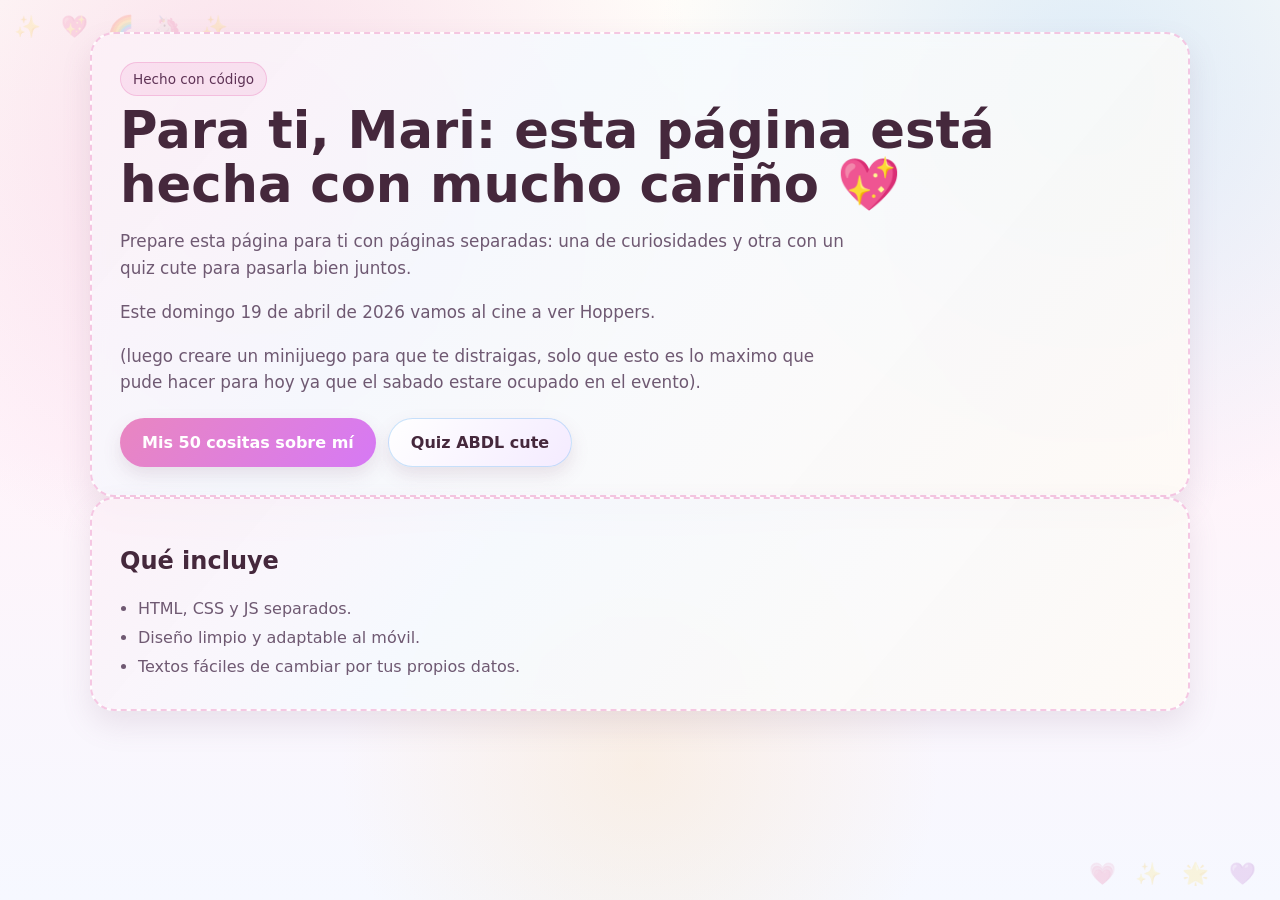
<file: index.html>
<!DOCTYPE html>
<html lang="es">
<head>
  <meta charset="UTF-8" />
  <meta name="viewport" content="width=device-width, initial-scale=1.0" />
  <title>Proyecto divertido para Mari</title>
  <link rel="stylesheet" href="styles.css" />
</head>
<body>
  <main class="container">
    <section class="hero card">
      <p class="badge">Hecho con código</p>
      <h1>Para ti, Mari: esta página está hecha con mucho cariño 💖</h1>
      <p class="lead">
        Prepare esta página para ti con páginas separadas: una de
        curiosidades y otra con un quiz cute para pasarla bien juntos.
      </p>
      <p class="lead">
        Este domingo 19 de abril de 2026 vamos al cine a ver Hoppers.
      </p>
      <p class="lead">
        (luego creare un minijuego para que te distraigas, solo que esto es lo maximo que pude hacer para hoy ya que el sabado estare ocupado en el evento).
      </p>

      <div class="actions">
        <a class="btn primary" href="curiosidades.html">Mis 50 cositas sobre mí</a>
        <a class="btn secondary" href="quiz.html">Quiz ABDL cute</a>
      </div>
    </section>

    <section class="card info">
      <h2>Qué incluye</h2>
      <ul>
        <li>HTML, CSS y JS separados.</li>
        <li>Diseño limpio y adaptable al móvil.</li>
        <li>Textos fáciles de cambiar por tus propios datos.</li>
      </ul>
    </section>
  </main>
</body>
</html>
</file>
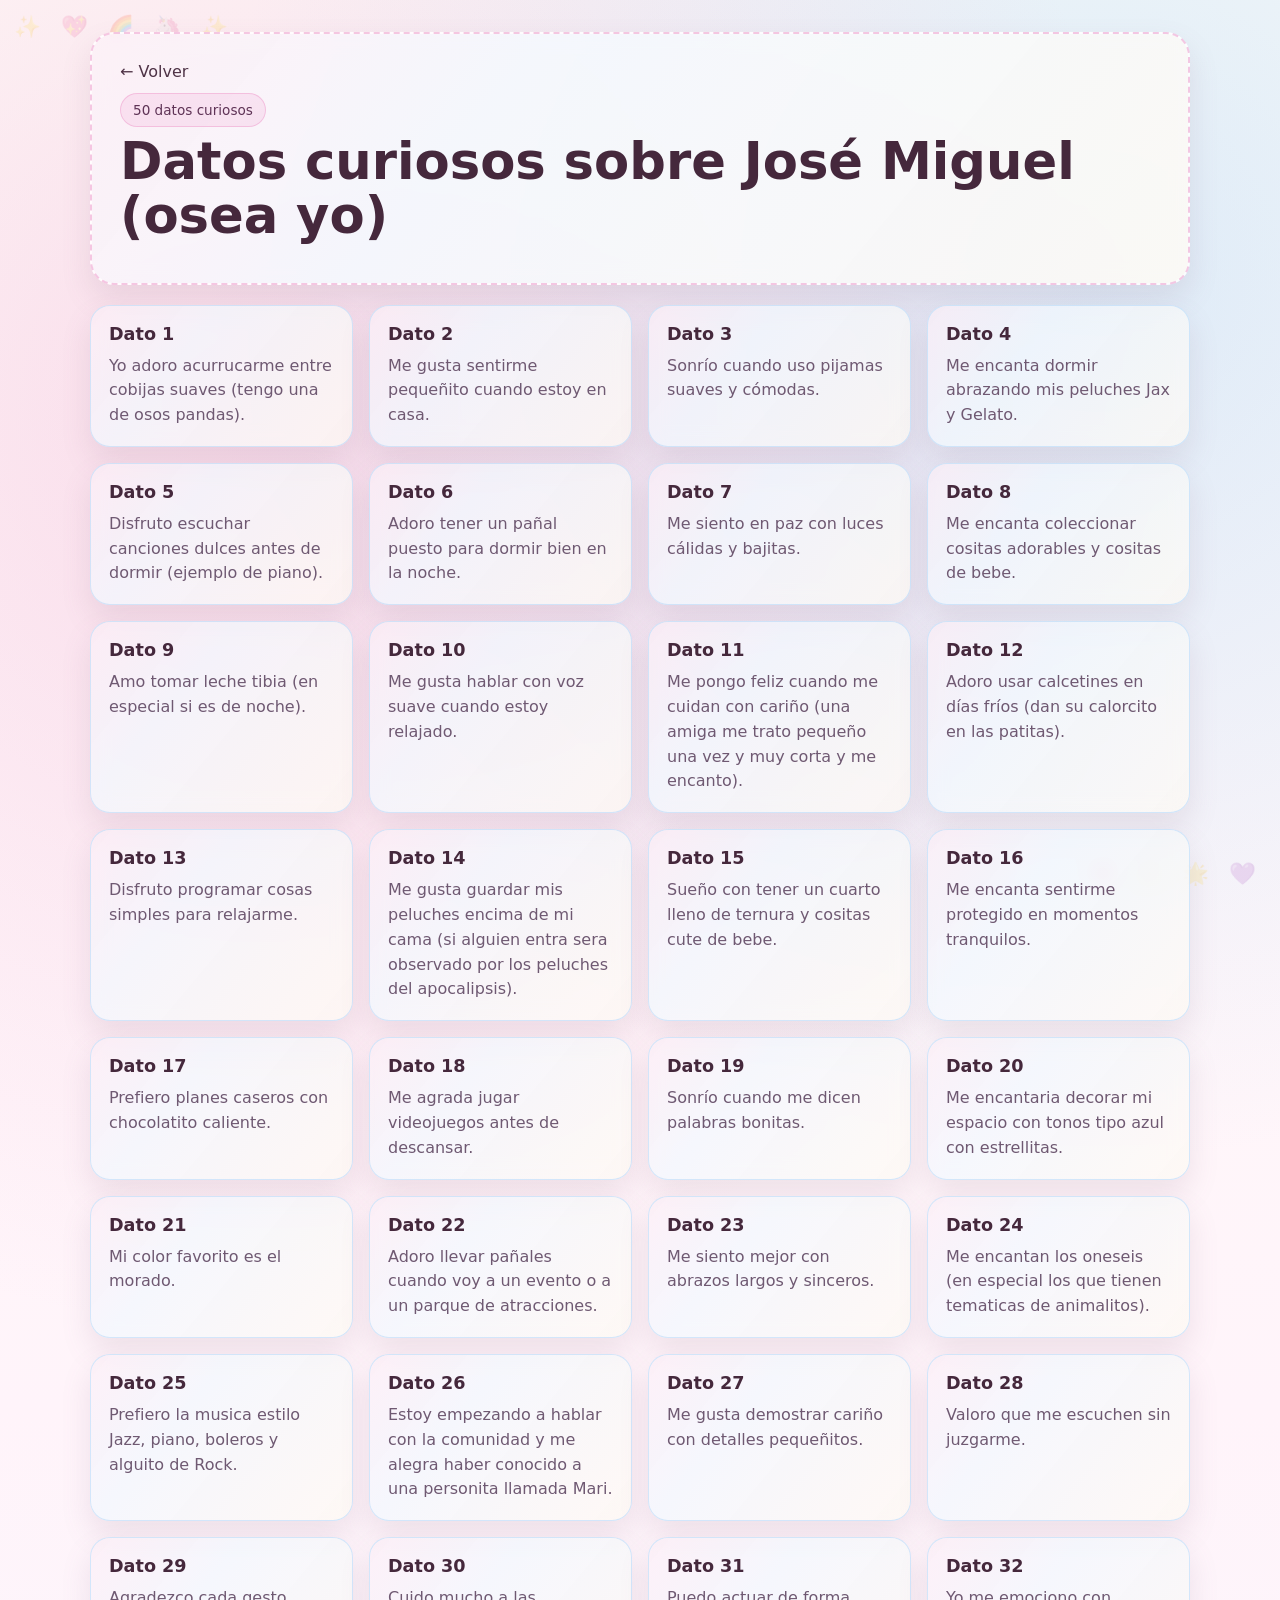
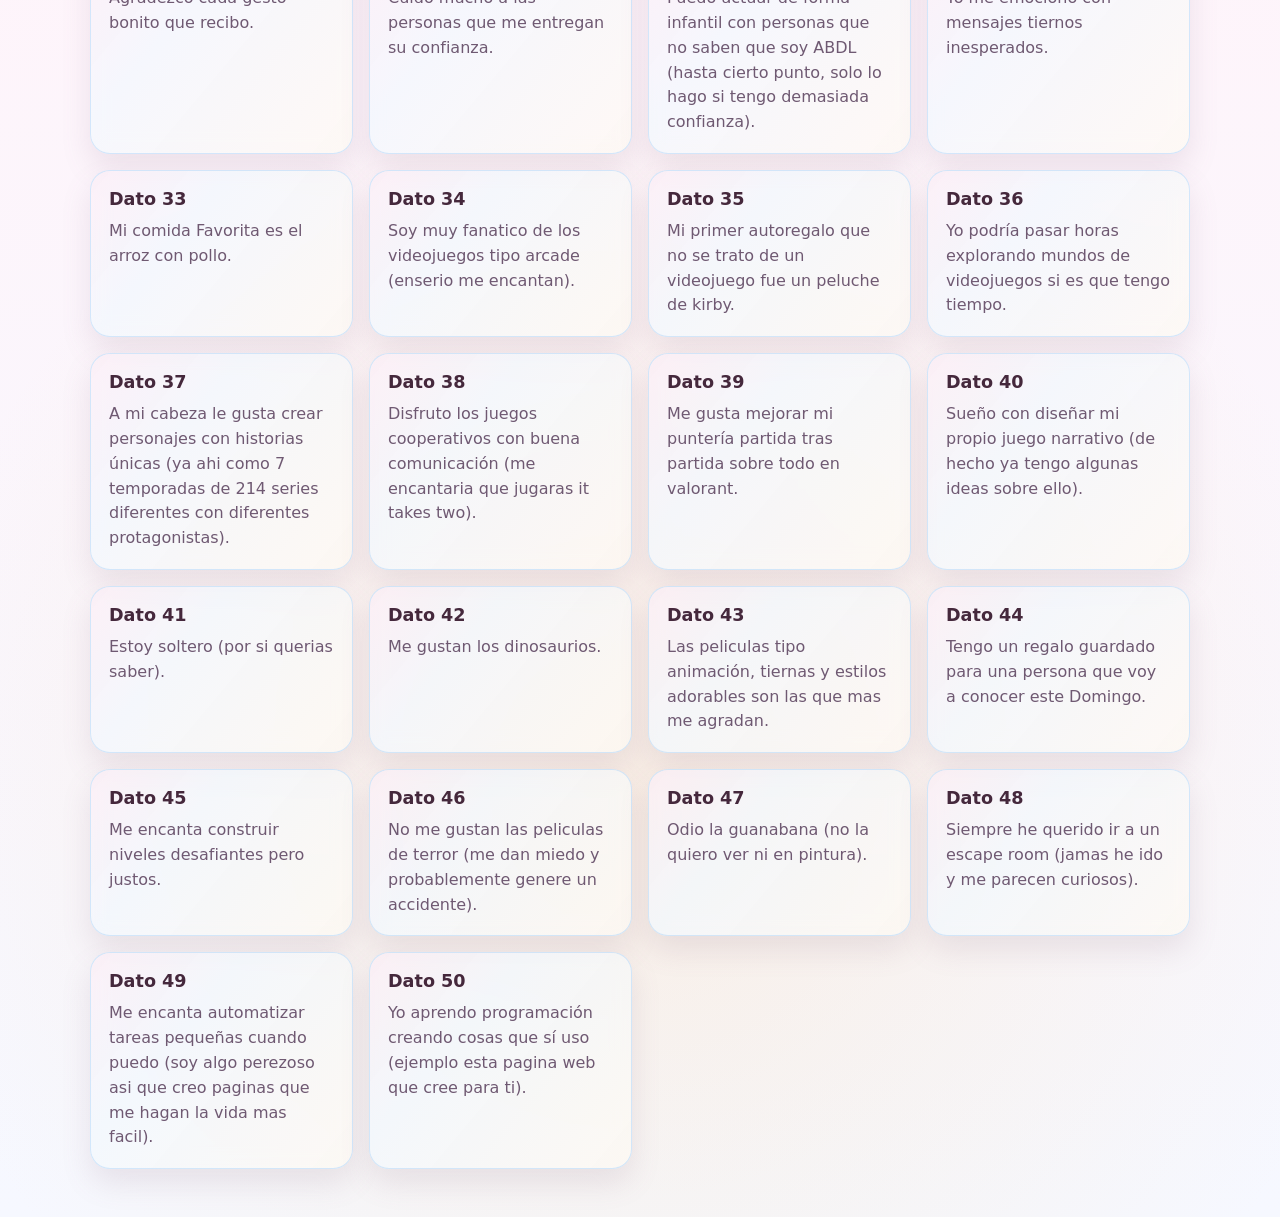
<file: curiosidades.html>
<!DOCTYPE html>
<html lang="es">
<head>
  <meta charset="UTF-8" />
  <meta name="viewport" content="width=device-width, initial-scale=1.0" />
  <title>50 curiosidades</title>
  <link rel="stylesheet" href="styles.css" />
</head>
<body>
  <main class="container">
    <header class="topbar card">
      <a class="link" href="index.html">← Volver</a>
      <div>
        <p class="badge">50 datos curiosos</p>
        <h1>Datos curiosos sobre José Miguel (osea yo) </h1>
      </div>
    </header>

    <section id="factsGrid" class="grid"></section>
  </main>

  <script src="curiosidades.js"></script>
</body>
</html>
</file>
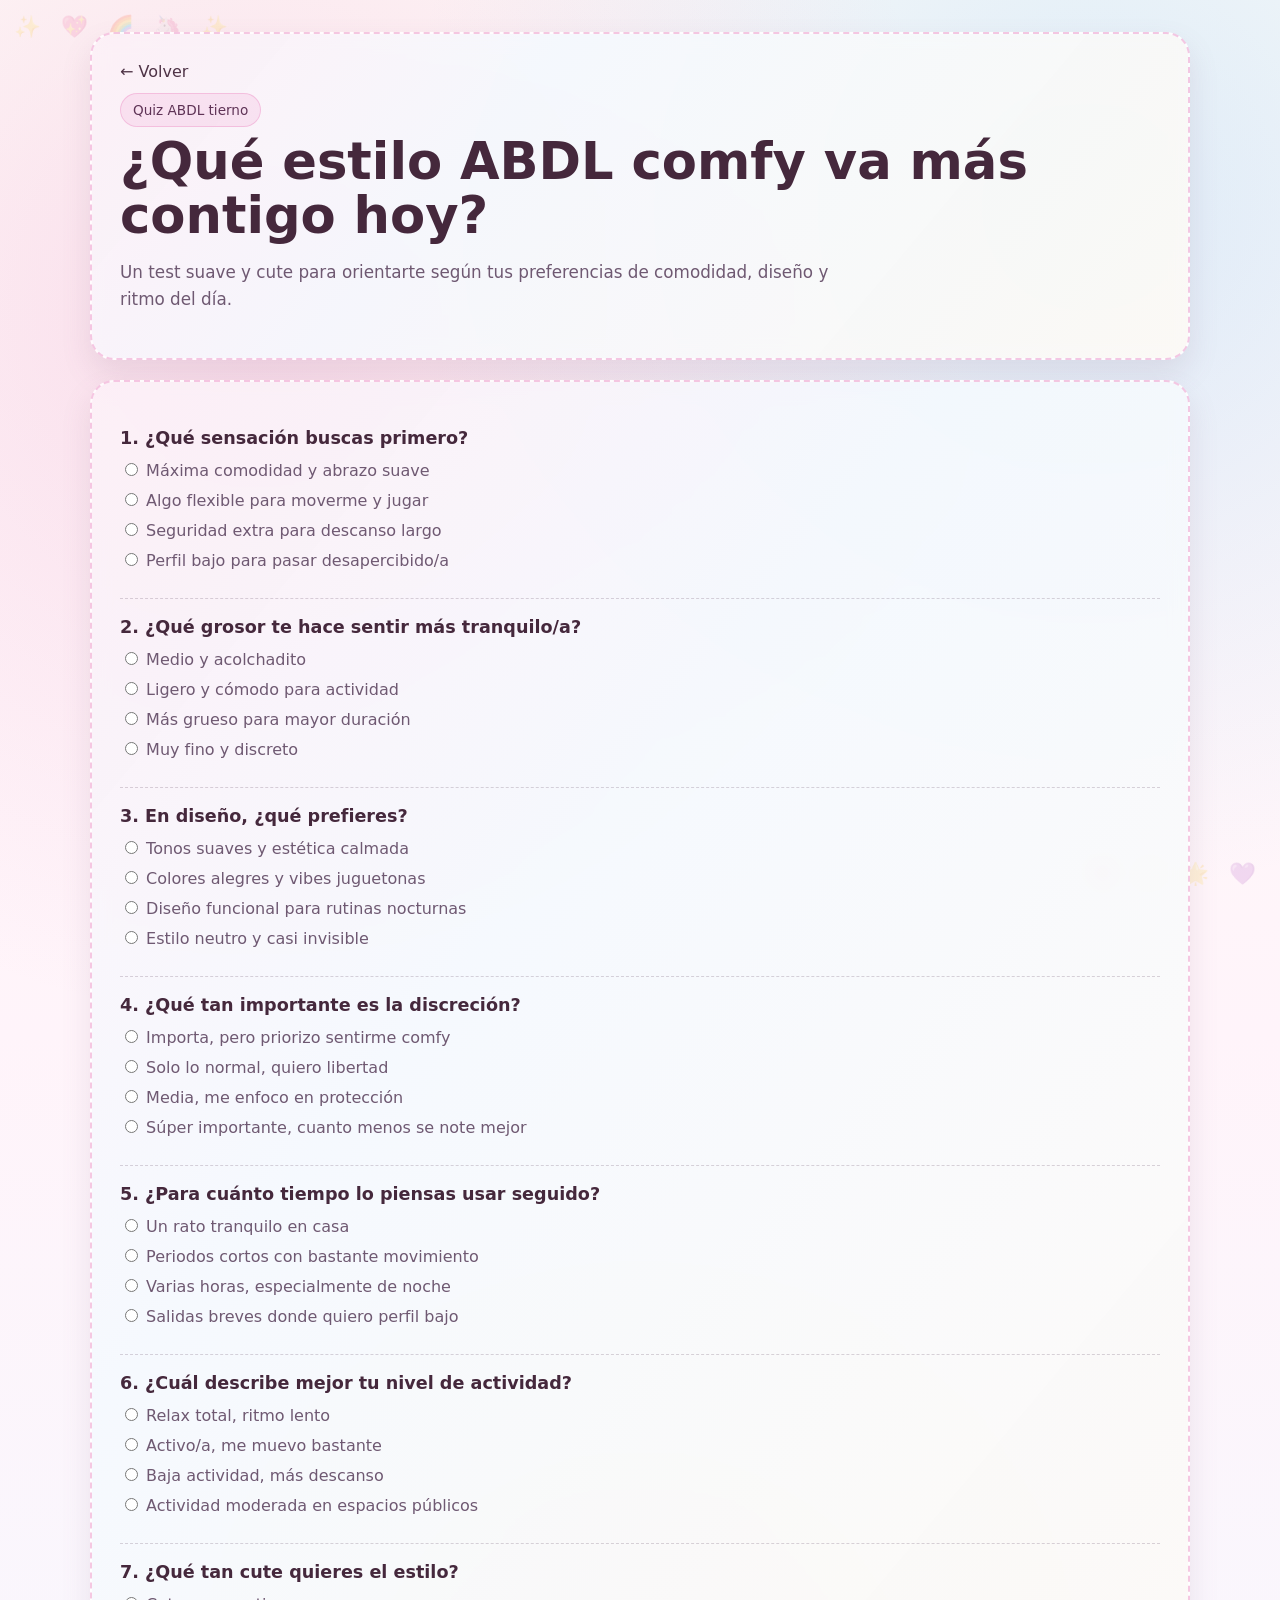
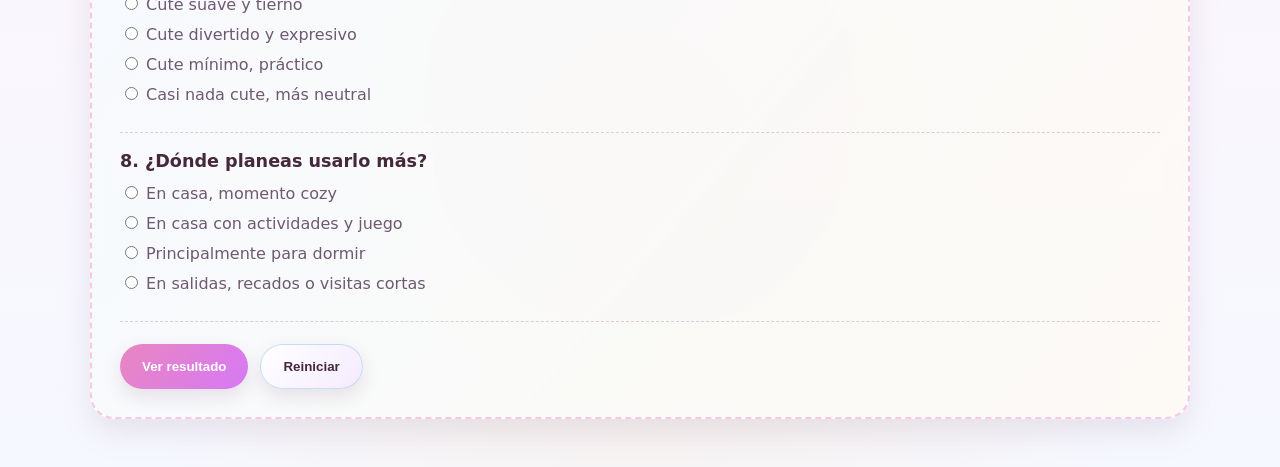
<file: quiz.html>
<!DOCTYPE html>
<html lang="es">
<head>
  <meta charset="UTF-8" />
  <meta name="viewport" content="width=device-width, initial-scale=1.0" />
  <title>Quiz ABDL tierno</title>
  <link rel="stylesheet" href="styles.css" />
</head>
<body>
  <main class="container">
    <header class="topbar card">
      <a class="link" href="index.html">← Volver</a>
      <div>
        <p class="badge">Quiz ABDL tierno</p>
        <h1>¿Qué estilo ABDL comfy va más contigo hoy?</h1>
        <p class="lead">Un test suave y cute para orientarte según tus preferencias de comodidad, diseño y ritmo del día.</p>
      </div>
    </header>

    <section class="card quiz">
      <form id="quizForm">
        <div class="question">
          <h2>1. ¿Qué sensación buscas primero?</h2>
          <label><input type="radio" name="q1" value="cuddly" /> Máxima comodidad y abrazo suave</label>
          <label><input type="radio" name="q1" value="playful" /> Algo flexible para moverme y jugar</label>
          <label><input type="radio" name="q1" value="night" /> Seguridad extra para descanso largo</label>
          <label><input type="radio" name="q1" value="discreet" /> Perfil bajo para pasar desapercibido/a</label>
        </div>

        <div class="question">
          <h2>2. ¿Qué grosor te hace sentir más tranquilo/a?</h2>
          <label><input type="radio" name="q2" value="cuddly" /> Medio y acolchadito</label>
          <label><input type="radio" name="q2" value="playful" /> Ligero y cómodo para actividad</label>
          <label><input type="radio" name="q2" value="night" /> Más grueso para mayor duración</label>
          <label><input type="radio" name="q2" value="discreet" /> Muy fino y discreto</label>
        </div>

        <div class="question">
          <h2>3. En diseño, ¿qué prefieres?</h2>
          <label><input type="radio" name="q3" value="cuddly" /> Tonos suaves y estética calmada</label>
          <label><input type="radio" name="q3" value="playful" /> Colores alegres y vibes juguetonas</label>
          <label><input type="radio" name="q3" value="night" /> Diseño funcional para rutinas nocturnas</label>
          <label><input type="radio" name="q3" value="discreet" /> Estilo neutro y casi invisible</label>
        </div>

        <div class="question">
          <h2>4. ¿Qué tan importante es la discreción?</h2>
          <label><input type="radio" name="q4" value="cuddly" /> Importa, pero priorizo sentirme comfy</label>
          <label><input type="radio" name="q4" value="playful" /> Solo lo normal, quiero libertad</label>
          <label><input type="radio" name="q4" value="night" /> Media, me enfoco en protección</label>
          <label><input type="radio" name="q4" value="discreet" /> Súper importante, cuanto menos se note mejor</label>
        </div>

        <div class="question">
          <h2>5. ¿Para cuánto tiempo lo piensas usar seguido?</h2>
          <label><input type="radio" name="q5" value="cuddly" /> Un rato tranquilo en casa</label>
          <label><input type="radio" name="q5" value="playful" /> Periodos cortos con bastante movimiento</label>
          <label><input type="radio" name="q5" value="night" /> Varias horas, especialmente de noche</label>
          <label><input type="radio" name="q5" value="discreet" /> Salidas breves donde quiero perfil bajo</label>
        </div>

        <div class="question">
          <h2>6. ¿Cuál describe mejor tu nivel de actividad?</h2>
          <label><input type="radio" name="q6" value="cuddly" /> Relax total, ritmo lento</label>
          <label><input type="radio" name="q6" value="playful" /> Activo/a, me muevo bastante</label>
          <label><input type="radio" name="q6" value="night" /> Baja actividad, más descanso</label>
          <label><input type="radio" name="q6" value="discreet" /> Actividad moderada en espacios públicos</label>
        </div>

        <div class="question">
          <h2>7. ¿Qué tan cute quieres el estilo?</h2>
          <label><input type="radio" name="q7" value="cuddly" /> Cute suave y tierno</label>
          <label><input type="radio" name="q7" value="playful" /> Cute divertido y expresivo</label>
          <label><input type="radio" name="q7" value="night" /> Cute mínimo, práctico</label>
          <label><input type="radio" name="q7" value="discreet" /> Casi nada cute, más neutral</label>
        </div>

        <div class="question">
          <h2>8. ¿Dónde planeas usarlo más?</h2>
          <label><input type="radio" name="q8" value="cuddly" /> En casa, momento cozy</label>
          <label><input type="radio" name="q8" value="playful" /> En casa con actividades y juego</label>
          <label><input type="radio" name="q8" value="night" /> Principalmente para dormir</label>
          <label><input type="radio" name="q8" value="discreet" /> En salidas, recados o visitas cortas</label>
        </div>

        <div class="actions">
          <button class="btn primary" type="submit">Ver resultado</button>
          <button class="btn secondary" type="reset">Reiniciar</button>
        </div>
      </form>

      <div id="result" class="result hidden"></div>
    </section>
  </main>

  <script src="quiz.js"></script>
</body>
</html>
</file>
<file: styles.css>
:root {
  --bg: #fffaf4;
  --card: rgba(255, 255, 255, 0.85);
  --card-border: #f7b8d5;
  --text: #45283c;
  --muted: #6f5972;
  --accent: #e986c0;
  --accent-2: #86bff3;
  --accent-3: #f8d8a8;
  --shadow: 0 14px 30px rgba(138, 96, 130, 0.14);
  --radius: 24px;
  font-family: Inter, system-ui, -apple-system, BlinkMacSystemFont, "Segoe UI", sans-serif;
}

* { box-sizing: border-box; }

body {
  margin: 0;
  min-height: 100vh;
  color: var(--text);
  background:
    radial-gradient(circle at 20% 15%, rgba(233, 134, 192, .26), transparent 35%),
    radial-gradient(circle at 85% 10%, rgba(134, 191, 243, .28), transparent 32%),
    radial-gradient(circle at 50% 85%, rgba(248, 216, 168, .28), transparent 30%),
    linear-gradient(180deg, #fffdf9 0%, #fff4fa 50%, #f6f8ff 100%);
  position: relative;
  overflow-x: hidden;
}

body::before,
body::after {
  position: fixed;
  font-size: clamp(1rem, 1.9vw, 1.35rem);
  opacity: .17;
  pointer-events: none;
  z-index: 0;
  letter-spacing: .4rem;
}

body::before {
  content: "✨ 💖 🌈 🦄 ✨";
  top: 14px;
  left: 14px;
}

body::after {
  content: "💗 ✨ 🌟 💜";
  right: 18px;
  bottom: 14px;
}

a { color: inherit; text-decoration: none; }

.container {
  width: min(1100px, calc(100% - 32px));
  margin: 0 auto;
  padding: 32px 0 48px;
  position: relative;
  z-index: 1;
}

.card {
  background: var(--card);
  border: 2px dashed rgba(233, 134, 192, 0.45);
  box-shadow: var(--shadow);
  backdrop-filter: blur(9px);
  border-radius: var(--radius);
  position: relative;
  overflow: hidden;
}

.card::before {
  content: "";
  position: absolute;
  inset: 0;
  background: linear-gradient(
    130deg,
    rgba(233, 134, 192, 0.10),
    rgba(134, 191, 243, 0.08) 35%,
    rgba(248, 216, 168, 0.10)
  );
  pointer-events: none;
}

.card > * {
  position: relative;
  z-index: 1;
}

.hero, .topbar, .info, .quiz {
  padding: 28px;
}

.hero h1, .topbar h1 {
  margin: 8px 0 12px;
  font-size: clamp(2rem, 4vw, 4rem);
  line-height: 1.05;
}

.lead {
  color: var(--muted);
  font-size: 1.05rem;
  line-height: 1.6;
  max-width: 68ch;
}

.badge {
  display: inline-block;
  margin: 0;
  padding: 8px 12px;
  border-radius: 999px;
  background: rgba(233, 134, 192, 0.16);
  color: #5f3356;
  border: 1px solid rgba(233, 134, 192, 0.38);
  font-size: .85rem;
}

.actions {
  display: flex;
  flex-wrap: wrap;
  gap: 12px;
  margin-top: 22px;
}

.btn {
  display: inline-flex;
  align-items: center;
  justify-content: center;
  border: 0;
  border-radius: 999px;
  padding: 14px 22px;
  font-weight: 700;
  cursor: pointer;
  box-shadow: 0 8px 18px rgba(136, 91, 122, .16);
  transition: transform .15s ease, opacity .15s ease, background .15s ease, box-shadow .15s ease;
}

.btn:hover {
  transform: translateY(-2px);
  box-shadow: 0 12px 20px rgba(136, 91, 122, .2);
}

.primary {
  background: linear-gradient(130deg, var(--accent), #d679f5);
  color: #fff;
}

.secondary {
  background: linear-gradient(130deg, #ffffff, #f4ebff);
  color: var(--text);
  border: 1px solid rgba(134, 191, 243, 0.45);
}

.info ul {
  margin: 0;
  padding-left: 18px;
  color: var(--muted);
  line-height: 1.8;
}

.topbar {
  display: grid;
  gap: 12px;
  margin-bottom: 20px;
}

.link {
  width: fit-content;
  color: var(--text);
  opacity: .95;
}

.grid {
  display: grid;
  grid-template-columns: repeat(auto-fit, minmax(210px, 1fr));
  gap: 16px;
}

.fact {
  padding: 18px;
  min-height: 140px;
  border-radius: 20px;
  background: rgba(255, 255, 255, 0.7);
  border: 1px solid rgba(134, 191, 243, .36);
}

.fact h3 {
  margin: 0 0 10px;
  font-size: 1.1rem;
}

.fact p {
  margin: 0;
  color: var(--muted);
  line-height: 1.55;
}

.question {
  padding: 18px 0;
  border-bottom: 1px dashed rgba(111, 89, 114, 0.26);
}

.question h2 {
  margin: 0 0 12px;
  font-size: 1.1rem;
}

.question label {
  display: block;
  margin: 10px 0;
  color: var(--muted);
}

.result {
  margin-top: 20px;
  padding: 18px;
  border-radius: 20px;
  background: linear-gradient(130deg, rgba(233, 134, 192, .17), rgba(134, 191, 243, .16));
  border: 1px solid rgba(134, 191, 243, .35);
}

.hidden { display: none; }

@media (max-width: 640px) {
  .hero, .topbar, .info, .quiz { padding: 20px; }
  .grid {
    grid-template-columns: 1fr;
    gap: 12px;
  }
  .actions { flex-direction: column; }
  .btn {
    width: 100%;
    white-space: normal;
    text-align: center;
  }
  body::before,
  body::after {
    letter-spacing: .2rem;
    font-size: .95rem;
  }
}
</file>
